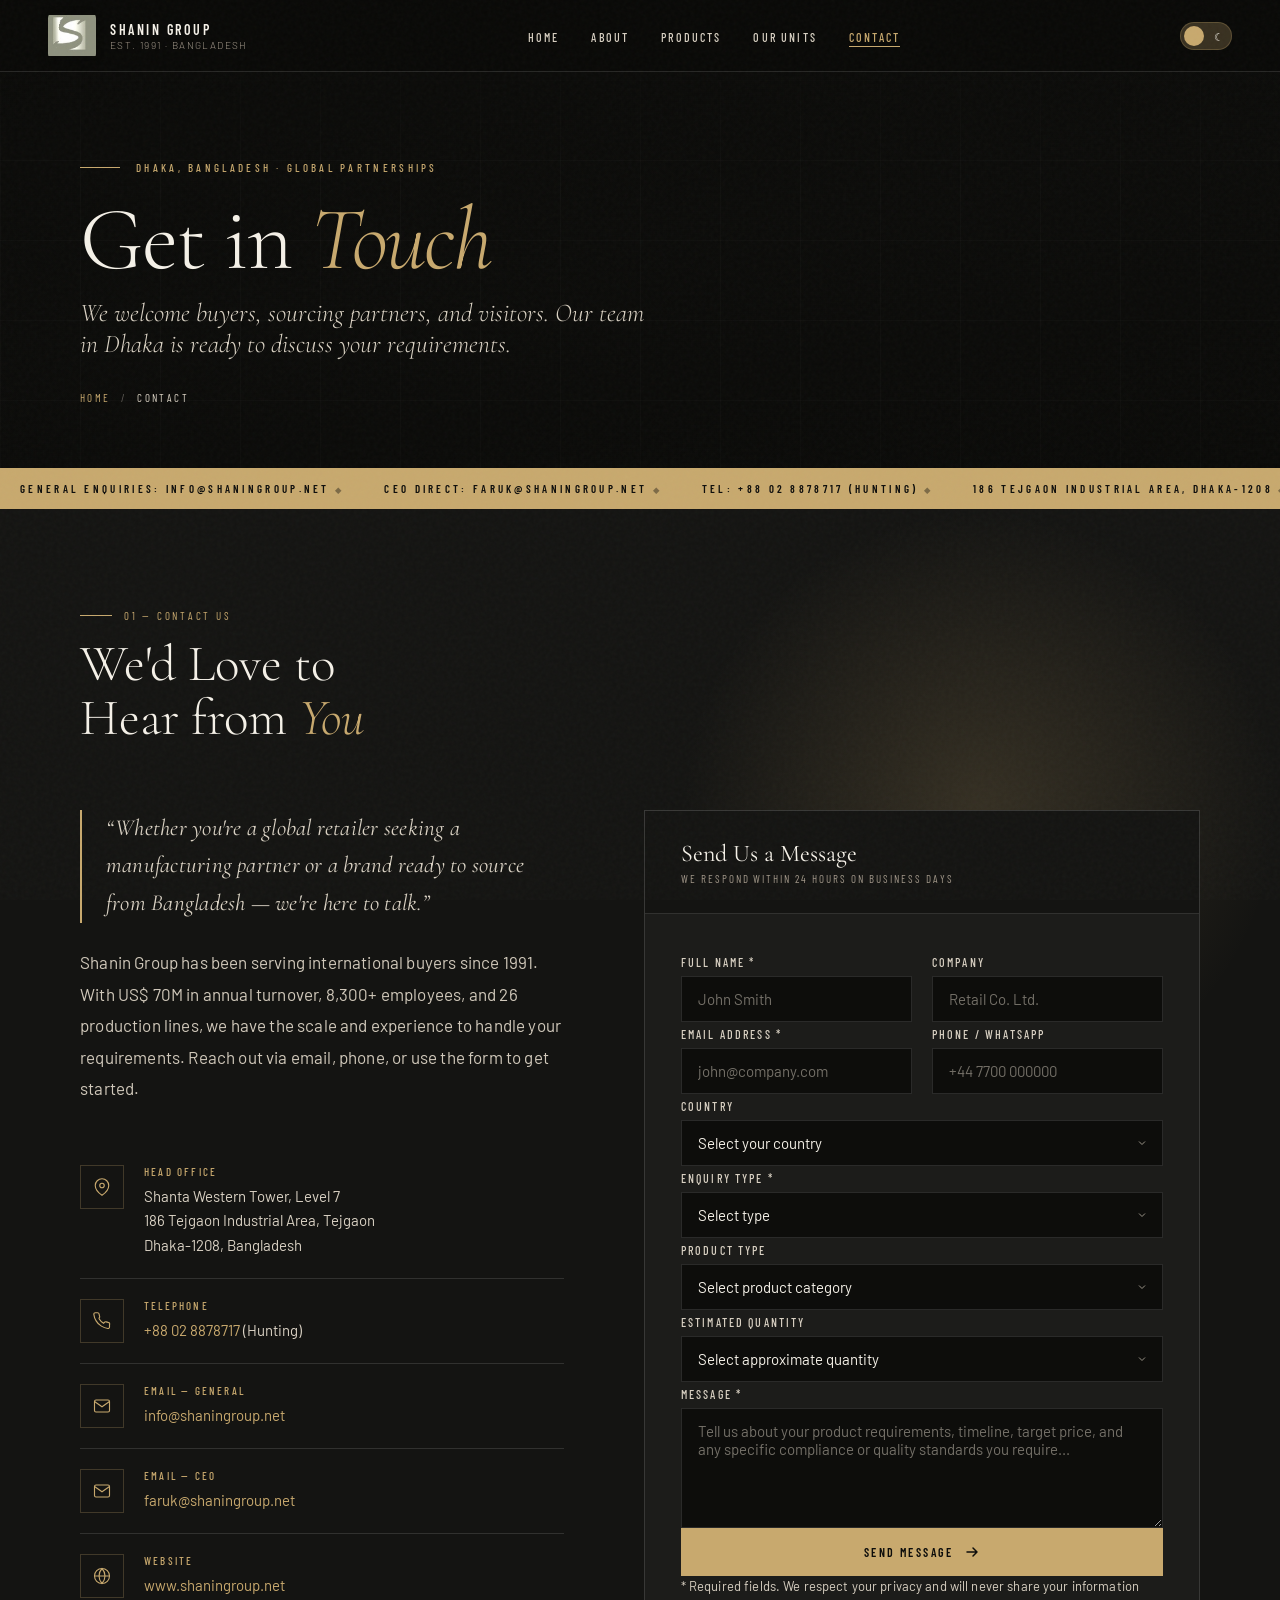
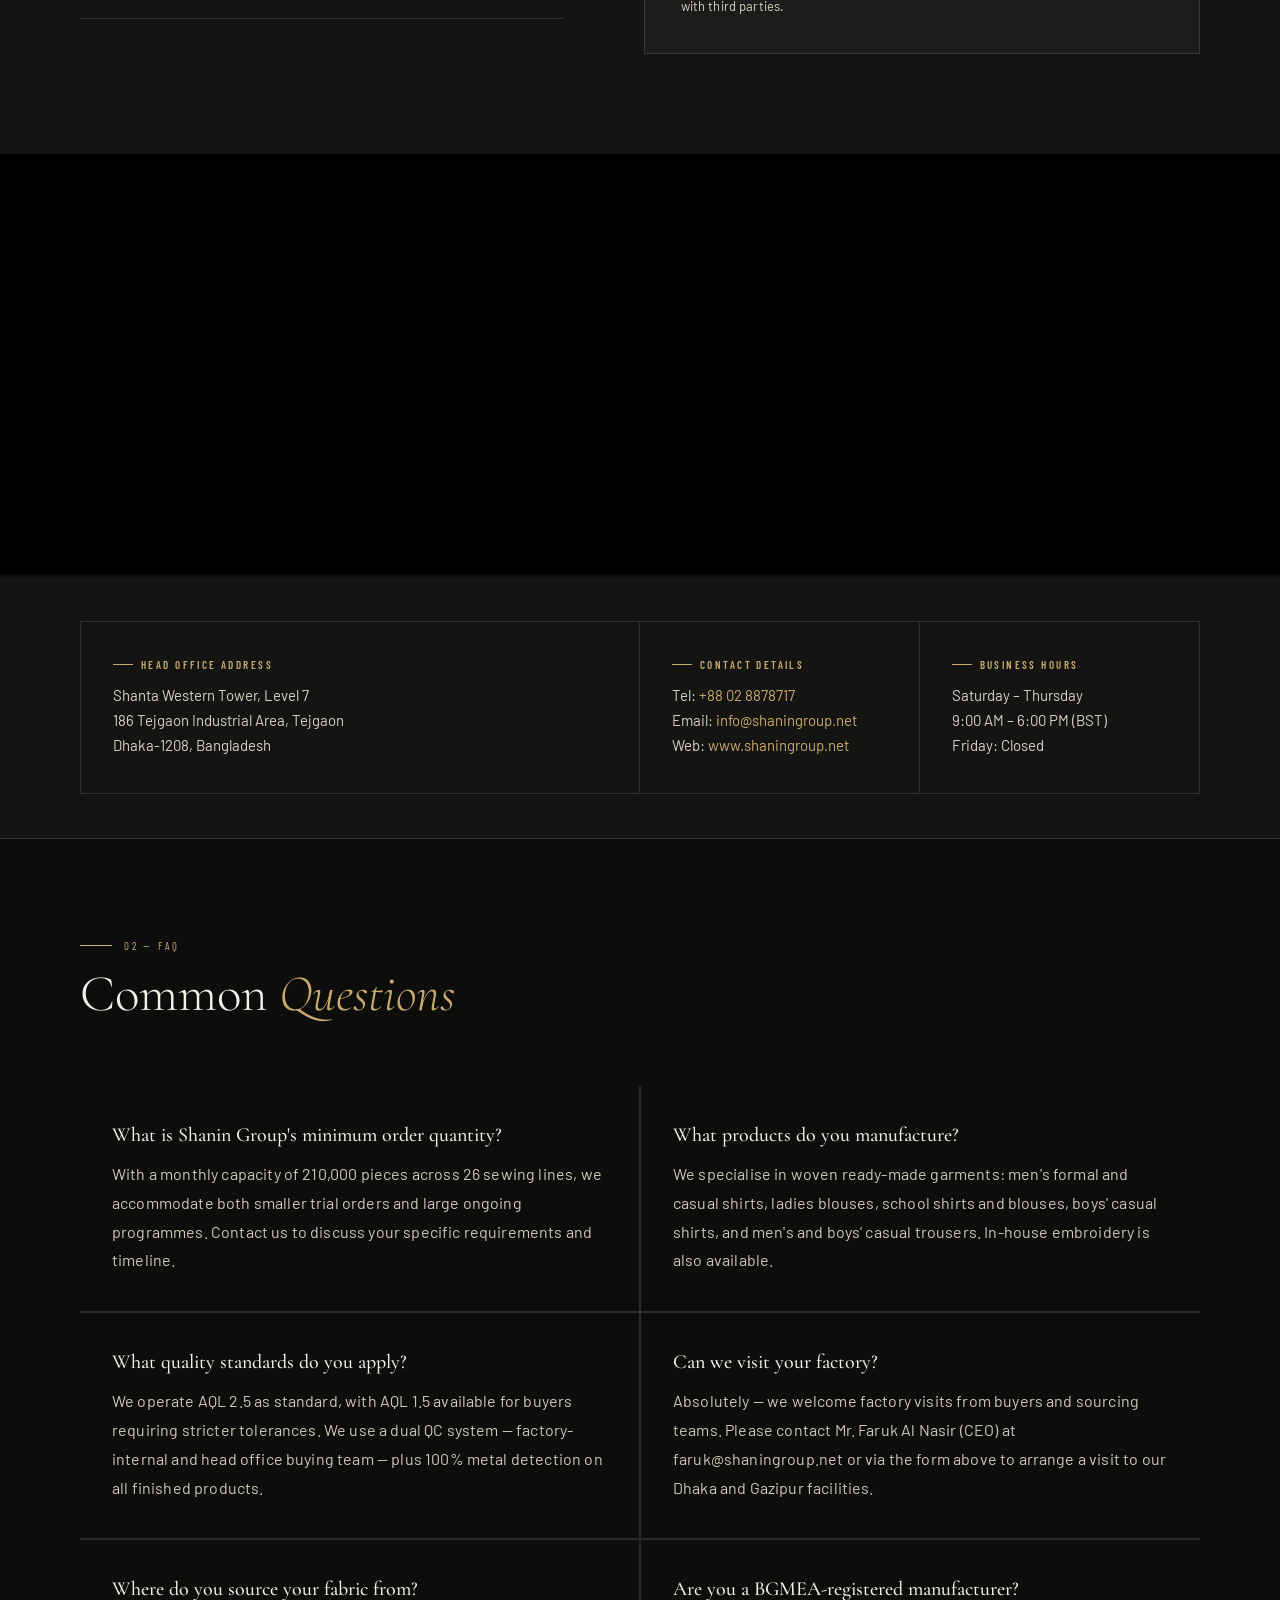
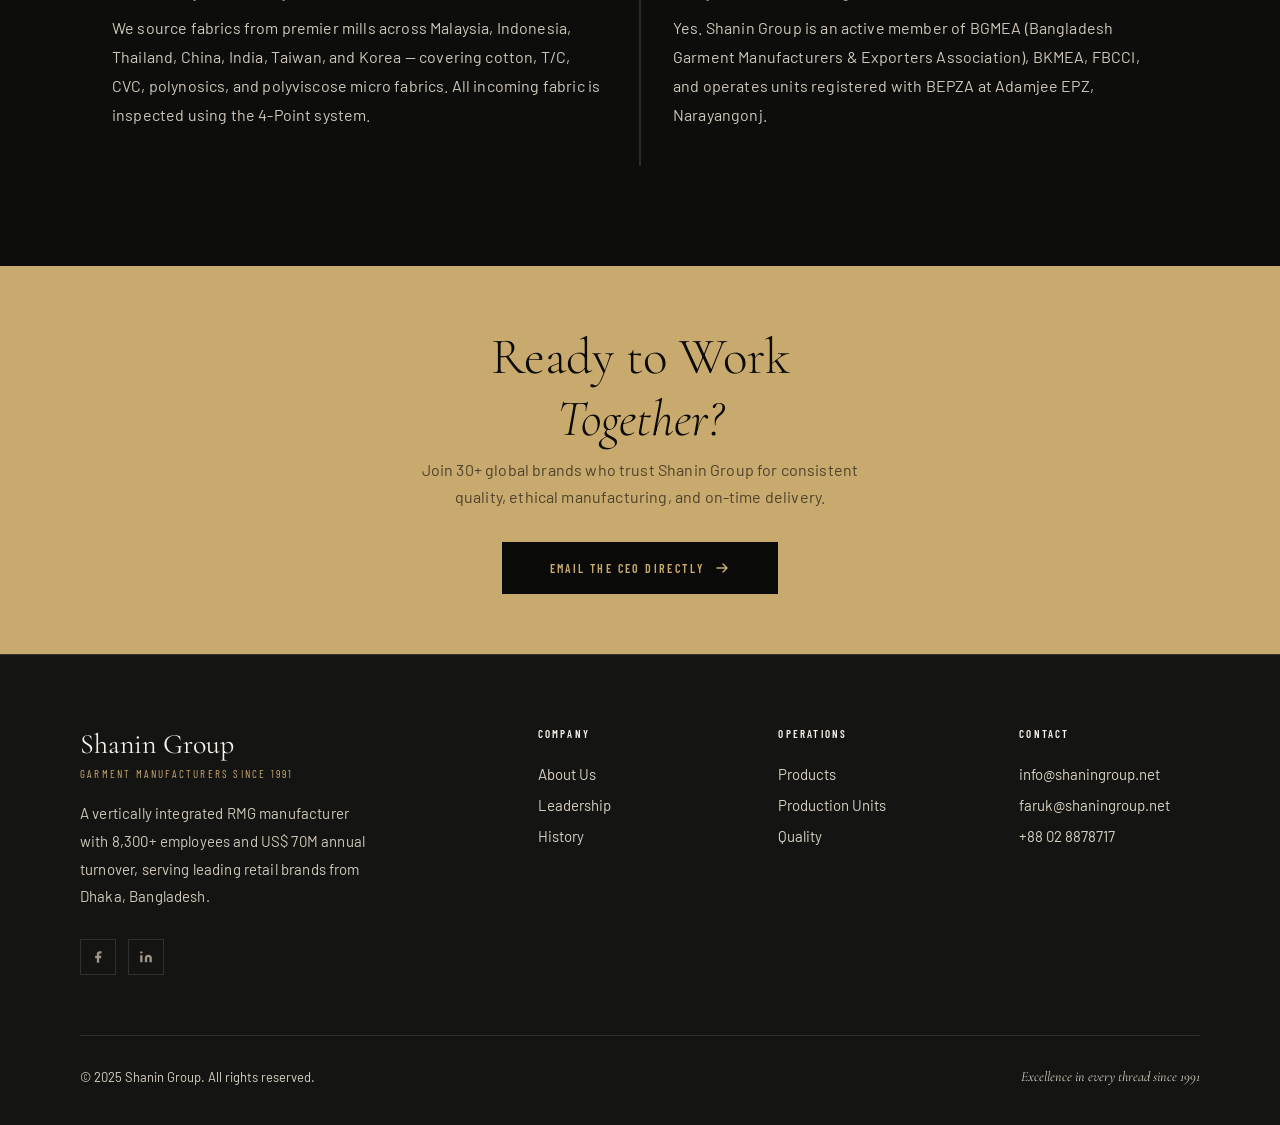
<file: contact.html>
<!DOCTYPE html>
<html lang="en" data-theme="dark">
<head>
<meta charset="UTF-8">
<meta name="viewport" content="width=device-width, initial-scale=1.0">
<title>Contact — Shanin Group | Get in Touch</title>
<link rel="preconnect" href="https://fonts.googleapis.com">
<link rel="preconnect" href="https://fonts.gstatic.com" crossorigin>
<link href="https://fonts.googleapis.com/css2?family=Cormorant+Garamond:ital,wght@0,300;0,400;0,500;0,600;0,700;1,300;1,400;1,500&family=Barlow:wght@300;400;500;600;700&family=Barlow+Condensed:wght@300;400;500;600;700&family=Bebas+Neue&display=swap" rel="stylesheet">
<style>
:root{--bg-primary:#0d0d0b;--bg-secondary:#141412;--bg-card:#1c1c1a;--bg-hover:#242422;--text-primary:#f5f1e8;--text-secondary:#d9d1c3;--text-body:#d0c8ba;--text-muted:#a09688;--accent:#c8a96e;--accent-light:#e2c990;--accent-dim:rgba(200,169,110,.12);--accent-glow:rgba(200,169,110,.18);--border:rgba(200,169,110,.25);--border-subtle:rgba(255,255,255,.12);--nav-bg:rgba(10,10,8,.94);--ease-out:cubic-bezier(.16,1,.3,1)}
[data-theme="light"]{--bg-primary:#fcfaf5;--bg-secondary:#f5f0e6;--bg-card:#fff;--bg-hover:#f5f0e8;--text-primary:#15120e;--text-secondary:#332b20;--text-body:#3e352a;--text-muted:#6a5e50;--accent:#8b6914;--accent-light:#a07c20;--accent-dim:rgba(139,105,20,.08);--accent-glow:rgba(139,105,20,.1);--border:rgba(139,105,20,.22);--border-subtle:rgba(0,0,0,.08);--nav-bg:rgba(250,248,243,.96)}
*,*::before,*::after{box-sizing:border-box;margin:0;padding:0}html{scroll-behavior:smooth}
body{font-family:'Barlow',-apple-system,sans-serif;background:var(--bg-primary);color:var(--text-primary);overflow-x:hidden;-webkit-font-smoothing:antialiased}
p{font-size:17px;font-weight:400;line-height:1.9;color:var(--text-body);letter-spacing:0.01em}
@media(min-width:1024px){p{font-size:18px}}
::selection{background:var(--accent);color:#0a0a08}img{max-width:100%;height:auto;display:block}
a{text-decoration:none;color:inherit;transition:color .25s,transform .25s}ul{list-style:none}
.container{max-width:1380px;margin:0 auto;padding:0 80px}
@media(max-width:900px){.container{padding:0 28px}}@media(max-width:480px){.container{padding:0 20px}}
body::before{content:'';position:fixed;inset:0;z-index:9999;pointer-events:none;opacity:.032;background-image:url("data:image/svg+xml,%3Csvg viewBox='0 0 256 256' xmlns='http://www.w3.org/2000/svg'%3E%3Cfilter id='noise'%3E%3CfeTurbulence type='fractalNoise' baseFrequency='0.9' numOctaves='4' stitchTiles='stitch'/%3E%3C/filter%3E%3Crect width='100%25' height='100%25' filter='url(%23noise)'/%3E%3C/svg%3E")}
.progress-bar{position:fixed;top:0;left:0;right:0;z-index:10002;height:2px;background:var(--accent);transform-origin:left;transform:scaleX(0);transition:transform .1s linear}
#preloader{position:fixed;inset:0;background:#0a0a08;z-index:10000;display:flex;align-items:center;justify-content:center;transition:opacity .6s ease,visibility .6s ease}
#preloader.hidden{opacity:0;visibility:hidden;pointer-events:none}
.preloader-inner{text-align:center}.preloader-lines{display:flex;gap:5px;justify-content:center;margin-bottom:28px}
.preloader-line{width:2px;height:36px;background:var(--accent);animation:preloaderPulse 1s infinite ease-in-out}
.preloader-line:nth-child(2){animation-delay:.15s}.preloader-line:nth-child(3){animation-delay:.3s}
@keyframes preloaderPulse{0%,100%{transform:scaleY(.3);opacity:.4}50%{transform:scaleY(1);opacity:1}}
.preloader-text{font-family:'Barlow Condensed',sans-serif;font-size:12px;font-weight:600;letter-spacing:.35em;text-transform:uppercase;color:var(--accent)}
.preloader-sub{font-family:'Cormorant Garamond',serif;font-size:13px;font-style:italic;color:#8a8278;margin-top:6px}
nav{position:fixed;top:0;left:0;right:0;z-index:500;height:72px;background:var(--nav-bg);backdrop-filter:blur(20px) saturate(1.5);-webkit-backdrop-filter:blur(20px) saturate(1.5);border-bottom:1px solid var(--border-subtle);transition:height .4s ease}
nav.scrolled{height:60px}
.nav-inner{max-width:1380px;margin:0 auto;padding:0 48px;height:100%;display:flex;align-items:center;justify-content:space-between}
@media(max-width:900px){.nav-inner{padding:0 20px}}
.nav-logo{display:flex;align-items:center;gap:14px}
.nav-logo-mark{width:38px;height:38px;border:1.5px solid var(--accent);display:flex;align-items:center;justify-content:center;font-family:'Cormorant Garamond',serif;font-size:15px;font-weight:600;color:var(--accent);transition:background .3s;flex-shrink:0}
.nav-logo-mark:hover{background:var(--accent-dim)}.nav-logo-img {
  width: 48px;
  height: 48px;
  object-fit: contain;
  flex-shrink: 0;
  border-radius: 6px;
  transition: transform 0.3s;
  box-shadow: 0 2px 8px rgba(0,0,0,.2);
}
.nav-logo-img:hover {
  transform: scale(1.05);
}

.nav-logo-text{font-family:'Barlow Condensed',sans-serif;font-size:14px;font-weight:600;letter-spacing:.18em;text-transform:uppercase;color:var(--text-primary)}
.nav-logo-sub{font-family:'Barlow',sans-serif;font-size:10px;font-weight:300;letter-spacing:.14em;text-transform:uppercase;color:var(--text-muted);margin-top:1px}
.nav-links{display:flex;align-items:center;gap:32px}
.nav-links a{font-family:'Barlow Condensed',sans-serif;font-size:12px;font-weight:500;letter-spacing:.18em;text-transform:uppercase;color:var(--text-secondary);position:relative}
.nav-links a::after{content:'';position:absolute;bottom:-3px;left:0;right:0;height:1px;background:var(--accent);transform:scaleX(0);transition:transform .3s ease}
.nav-links a:hover{color:var(--accent)}.nav-links a:hover::after,.nav-links a.active::after{transform:scaleX(1)}.nav-links a.active{color:var(--accent)}
.nav-actions{display:flex;align-items:center;gap:16px}
.theme-toggle{width:52px;height:28px;background:var(--border);border:1px solid var(--border);border-radius:14px;position:relative;cursor:pointer}
.theme-toggle::before{content:'';position:absolute;top:3px;left:3px;width:20px;height:20px;border-radius:50%;background:var(--accent);transition:transform .35s cubic-bezier(.34,1.56,.64,1)}
[data-theme="light"] .theme-toggle::before{transform:translateX(24px)}
.toggle-icon{position:absolute;top:50%;transform:translateY(-50%);font-size:11px;transition:opacity .3s;line-height:1}
.icon-moon{right:7px;opacity:1}.icon-sun{left:7px;opacity:0}
[data-theme="light"] .icon-moon{opacity:0}[data-theme="light"] .icon-sun{opacity:1}
.nav-menu-btn{display:none;flex-direction:column;gap:6px;background:none;border:none;cursor:pointer;padding:8px}
.nav-menu-btn span{display:block;width:24px;height:1.5px;background:var(--text-primary);transition:all .3s}
.nav-menu-btn.active span:nth-child(1){transform:rotate(45deg) translate(5px,5px)}.nav-menu-btn.active span:nth-child(2){opacity:0}.nav-menu-btn.active span:nth-child(3){transform:rotate(-45deg) translate(5px,-5px)}
@media(max-width:1024px){.nav-links{display:none}.nav-menu-btn{display:flex}}
.mobile-menu{position:fixed;inset:0;background:var(--bg-primary);z-index:499;display:flex;align-items:center;justify-content:center;opacity:0;visibility:hidden;transition:all .5s ease}
.mobile-menu.active{opacity:1;visibility:visible}
.mobile-menu-inner{display:flex;flex-direction:column;gap:10px;text-align:center}
.mobile-link{font-family:'Cormorant Garamond',serif;font-size:clamp(28px,7vw,44px);font-weight:400;color:var(--text-primary);opacity:0;transform:translateY(20px);transition:all .4s ease;display:flex;align-items:center;justify-content:center;gap:16px}
.mobile-menu.active .mobile-link{opacity:1;transform:translateY(0)}
.mobile-menu.active .mobile-link:nth-child(1){transition-delay:.05s}.mobile-menu.active .mobile-link:nth-child(2){transition-delay:.1s}.mobile-menu.active .mobile-link:nth-child(3){transition-delay:.15s}.mobile-menu.active .mobile-link:nth-child(4){transition-delay:.2s}.mobile-menu.active .mobile-link:nth-child(5){transition-delay:.25s}
.mobile-link:hover{color:var(--accent)}.mobile-link-num{font-family:'Barlow Condensed',sans-serif;font-size:14px;letter-spacing:.1em;color:var(--accent);opacity:.5}

.page-hero{min-height:52vh;position:relative;display:flex;align-items:flex-end;overflow:hidden}
.page-hero-bg{position:absolute;inset:0;background-size:cover;background-position:center;filter:brightness(.28) saturate(.5);transform:scale(1.04)}
[data-theme="light"] .page-hero-bg{filter:brightness(.5) saturate(.6)}
.page-hero-overlay{position:absolute;inset:0;background:linear-gradient(170deg,rgba(10,10,8,.88) 0%,rgba(10,10,8,.42) 50%,rgba(10,10,8,.95) 100%)}
[data-theme="light"] .page-hero-overlay{background:linear-gradient(170deg,rgba(250,248,243,.75) 0%,rgba(250,248,243,.25) 50%,rgba(250,248,243,.9) 100%)}
.page-hero-grid{position:absolute;inset:0;background-image:linear-gradient(var(--border-subtle) 1px,transparent 1px),linear-gradient(90deg,var(--border-subtle) 1px,transparent 1px);background-size:80px 80px;mask-image:linear-gradient(to bottom,transparent 0%,rgba(0,0,0,.18) 40%,rgba(0,0,0,.14) 100%);-webkit-mask-image:linear-gradient(to bottom,transparent 0%,rgba(0,0,0,.18) 40%,rgba(0,0,0,.14) 100%)}
.page-hero-content{position:relative;z-index:2;width:100%;padding:120px 80px 64px;max-width:1380px;margin:0 auto}
@media(max-width:900px){.page-hero-content{padding:100px 28px 48px}}
.page-hero-eyebrow{display:flex;align-items:center;gap:16px;margin-bottom:24px}
.page-hero-eyebrow-line{width:40px;height:1px;background:var(--accent)}
.page-hero-eyebrow span{font-family:'Barlow Condensed',sans-serif;font-size:11px;font-weight:500;letter-spacing:.3em;text-transform:uppercase;color:var(--accent)}
.page-hero-title{font-family:'Cormorant Garamond',serif;font-size:clamp(44px,7vw,108px);font-weight:300;line-height:.93;letter-spacing:-.02em;color:var(--text-primary)}
.page-hero-title em{font-style:italic;color:var(--accent)}
.page-hero-sub{font-family:'Cormorant Garamond',serif;font-size:clamp(16px,2vw,26px);font-weight:300;font-style:italic;color:var(--text-secondary);margin-top:16px;max-width:580px}
.page-hero-breadcrumb{margin-top:32px;font-family:'Barlow Condensed',sans-serif;font-size:11px;letter-spacing:.22em;text-transform:uppercase;color:var(--text-secondary);display:flex;align-items:center;gap:10px}
.page-hero-breadcrumb a{color:var(--accent)}.page-hero-breadcrumb span{opacity:.4}

section{position:relative}
.section-header{margin-bottom:64px}
@media(max-width:640px){.section-header{margin-bottom:44px}}
.section-num{font-family:'Barlow Condensed',sans-serif;font-size:11px;font-weight:400;letter-spacing:.25em;text-transform:uppercase;color:var(--accent);margin-bottom:16px;display:flex;align-items:center;gap:12px}
.section-num::before{content:'';width:32px;height:1px;background:var(--accent)}
.section-title{font-family:'Cormorant Garamond',serif;font-size:clamp(34px,4vw,66px);font-weight:300;line-height:1.05;color:var(--text-primary)}
.section-title em{font-style:italic;color:var(--accent)}
.btn-primary{font-family:'Barlow Condensed',sans-serif;font-size:12px;font-weight:600;letter-spacing:.2em;text-transform:uppercase;color:var(--bg-primary);background:var(--accent);border:none;padding:16px 36px;cursor:pointer;display:inline-flex;align-items:center;gap:10px;transition:all .3s;width:100%;justify-content:center}
.btn-primary:hover{background:var(--accent-light);transform:translateY(-2px)}
.btn-primary svg{transition:transform .3s}.btn-primary:hover svg{transform:translateX(4px)}
.reveal{opacity:0;transform:translateY(36px);transition:opacity .8s ease,transform .8s ease}
.reveal.visible{opacity:1;transform:translateY(0)}
.reveal-d1{transition-delay:.1s}.reveal-d2{transition-delay:.2s}.reveal-d3{transition-delay:.3s}
.marquee-strip{background:var(--accent);padding:14px 0;overflow:hidden}
.marquee-track{display:flex;animation:marquee 36s linear infinite;width:max-content}
.marquee-item{font-family:'Barlow Condensed',sans-serif;font-size:11px;font-weight:600;letter-spacing:.3em;text-transform:uppercase;color:var(--bg-primary);white-space:nowrap;padding:0 20px}
.marquee-sep{opacity:.4;font-size:8px}
@keyframes marquee{from{transform:translateX(0)}to{transform:translateX(-50%)}}

/* ===== CONTACT MAIN ===== */
.contact-main{padding:100px 0;background:var(--bg-secondary);position:relative}
.contact-glow{position:absolute;top:0;right:0;width:600px;height:600px;background:radial-gradient(ellipse,var(--accent-glow) 0%,transparent 70%);pointer-events:none}
.contact-grid{display:grid;grid-template-columns:1fr 1.15fr;gap:80px;align-items:start;position:relative;z-index:1}
@media(max-width:900px){.contact-grid{grid-template-columns:1fr;gap:48px}}

/* Info Side */
.contact-intro{font-family:'Cormorant Garamond',serif;font-size:clamp(18px,2vw,23px);font-weight:400;font-style:italic;line-height:1.65;color:var(--text-secondary);margin-bottom:24px;padding-left:24px;border-left:2px solid var(--accent)}
.contact-intro-text{font-size:16px;font-weight:400;line-height:1.85;color:var(--text-body);margin-bottom:40px}
@media(min-width:1024px){.contact-intro-text{font-size:17px}}

.contact-items{display:flex;flex-direction:column}
.c-item{display:flex;gap:20px;align-items:flex-start;padding:20px 0;border-bottom:1px solid var(--border-subtle);transition:padding .2s}
.c-item:hover{padding-left:8px}
.c-icon{width:44px;height:44px;flex-shrink:0;border:1px solid var(--border);display:flex;align-items:center;justify-content:center;color:var(--accent);transition:background .25s,border-color .25s}
.c-icon svg{width:18px;height:18px}
.c-item:hover .c-icon{background:var(--accent-dim);border-color:var(--accent)}
.c-label{font-family:'Barlow Condensed',sans-serif;font-size:11px;font-weight:500;letter-spacing:.2em;text-transform:uppercase;color:var(--accent);margin-bottom:6px}
.c-val{font-size:15px;font-weight:400;color:var(--text-secondary);line-height:1.65}
.c-val a{color:var(--accent);transition:opacity .2s}.c-val a:hover{opacity:.75}

/* Divider */
.contact-divider{margin:40px 0;display:flex;align-items:center;gap:20px}
.cdiv-line{flex:1;height:1px;background:var(--border-subtle)}
.cdiv-text{font-family:'Barlow Condensed',sans-serif;font-size:11px;letter-spacing:.2em;text-transform:uppercase;color:var(--text-muted)}

/* Key People */
.key-people{display:grid;grid-template-columns:1fr 1fr;gap:1px;background:var(--border-subtle)}
.kp-card{background:var(--bg-secondary);padding:24px;transition:background .25s;position:relative}
.kp-card:hover{background:var(--bg-card)}
.kp-card::before{content:'';position:absolute;bottom:0;left:0;width:0;height:2px;background:var(--accent);transition:width .4s}
.kp-card:hover::before{width:100%}
.kp-avatar{width:44px;height:44px;background:var(--accent-glow);border:1px solid var(--border);display:flex;align-items:center;justify-content:center;font-family:'Cormorant Garamond',serif;font-size:16px;color:var(--accent);margin-bottom:14px}
.kp-card:first-child .kp-avatar{width:56px;height:56px}
.kp-name{font-family:'Cormorant Garamond',serif;font-size:18px;font-weight:500;color:var(--text-primary);margin-bottom:4px}
.kp-role{font-family:'Barlow Condensed',sans-serif;font-size:10px;letter-spacing:2px;text-transform:uppercase;color:var(--accent);margin-bottom:10px}
.kp-contact{font-size:14px;font-weight:400;color:var(--text-secondary);line-height:1.6}
.kp-contact a{color:var(--accent);transition:opacity .2s}.kp-contact a:hover{opacity:.75}

/* Form Side */
.contact-form-wrap{background:var(--bg-card);border:1px solid var(--border-subtle);overflow:hidden}
.form-header{padding:28px 36px;border-bottom:1px solid var(--border-subtle);background:var(--bg-secondary)}
@media(max-width:540px){.form-header{padding:20px 24px}}
.form-header-title{font-family:'Cormorant Garamond',serif;font-size:24px;font-weight:400;color:var(--text-primary);margin-bottom:4px}
.form-header-sub{font-family:'Barlow Condensed',sans-serif;font-size:11px;font-weight:400;letter-spacing:.18em;text-transform:uppercase;color:var(--text-muted)}
.form-body{padding:36px;display:flex;flex-direction:column;gap:20px}
@media(max-width:540px){.form-body{padding:24px}}
.form-row{display:grid;grid-template-columns:1fr 1fr;gap:20px}
@media(max-width:540px){.form-row{grid-template-columns:1fr}}
.form-group{display:flex;flex-direction:column;gap:7px}
.form-group label{font-family:'Barlow Condensed',sans-serif;font-size:12px;font-weight:500;letter-spacing:.18em;text-transform:uppercase;padding-top: 5px;color:var(--text-secondary)}
.form-group input,.form-group select,.form-group textarea{width:100%;padding:13px 16px;border:1px solid var(--border-subtle);background:var(--bg-primary);color:var(--text-primary);font-family:'Barlow',sans-serif;font-size:15px;outline:none;transition:border-color .3s,box-shadow .3s;-webkit-appearance:none}
.form-group input:focus,.form-group select:focus,.form-group textarea:focus{border-color:var(--accent);box-shadow:0 0 0 3px var(--accent-dim)}
.form-group textarea{resize:vertical;min-height:120px}
.form-group select{appearance:none;background-image:url("data:image/svg+xml,%3Csvg xmlns='http://www.w3.org/2000/svg' width='12' height='12' viewBox='0 0 24 24' fill='none' stroke='%239a9488' stroke-width='2'%3E%3Cpath d='M6 9l6 6 6-6'/%3E%3C/svg%3E");background-repeat:no-repeat;background-position:right 14px center;padding-right:36px}
.form-group input::placeholder,.form-group textarea::placeholder{color:var(--text-secondary);opacity:.5}
.form-group select option{background:var(--bg-card);color:var(--text-primary)}
.form-submit{display:flex;gap:16px;align-items:center;flex-wrap:wrap}
.form-submit .btn-primary{flex:1;min-width:200px;width:auto;justify-content:center}
.form-note{font-size:13px;font-weight:400;color:var(--text-secondary);line-height:1.6}
.success-msg{display:none;padding:16px 24px;background:rgba(74,158,74,.12);border:1px solid rgba(74,158,74,.3);color:#4a9e4a;font-size:14px;font-weight:500;font-family:'Barlow Condensed',sans-serif;letter-spacing:.1em;text-transform:uppercase}

/* ===== MAP + ADDRESS ===== */
.location-section{padding:0}
.map-embed{width:100%;height:420px;background:var(--bg-card);border:none;filter:grayscale(1) brightness(.4) contrast(1.2);transition:filter .4s}
[data-theme="light"] .map-embed{filter:grayscale(1) brightness(.85) contrast(1.1)}
.map-embed:hover{filter:grayscale(0) brightness(1) contrast(1)}
.address-bar{background:var(--bg-secondary);padding:44px 0;border-bottom:1px solid var(--border-subtle)}
.address-bar-inner{display:grid;grid-template-columns:2fr 1fr 1fr;gap:0;border:1px solid var(--border-subtle);overflow:hidden}
@media(max-width:900px){.address-bar-inner{grid-template-columns:1fr;border:none;gap:2px;background:var(--border-subtle)}}
.addr-col{padding:36px 32px;border-right:1px solid var(--border-subtle);transition:background .25s}
.addr-col:last-child{border-right:none}
.addr-col:hover{background:var(--bg-card)}
@media(max-width:900px){.addr-col{background:var(--bg-secondary);border-right:none}}
.addr-label{font-family:'Barlow Condensed',sans-serif;font-size:11px;font-weight:600;letter-spacing:.22em;text-transform:uppercase;color:var(--accent);margin-bottom:12px;display:flex;align-items:center;gap:8px}
.addr-label::before{content:'';width:20px;height:1px;background:var(--accent)}
.addr-val{font-size:15px;font-weight:400;color:var(--text-secondary);line-height:1.65}
.addr-val a{color:var(--accent);transition:opacity .2s}.addr-val a:hover{opacity:.75}

/* ===== FAQ ===== */
.faq-section{padding:100px 0;background:var(--bg-primary)}
.faq-grid{display:grid;grid-template-columns:1fr 1fr;gap:2px;background:var(--border-subtle);margin-top:0}
@media(max-width:640px){.faq-grid{grid-template-columns:1fr}}
.faq-item{background:var(--bg-primary);padding:36px 32px;transition:background .25s;cursor:default;position:relative;overflow:hidden}
.faq-item::after{content:'';position:absolute;top:0;left:0;right:0;height:2px;background:var(--accent);transform:scaleX(0);transform-origin:left;transition:transform .4s}
.faq-item:hover::after{transform:scaleX(1)}.faq-item:hover{background:var(--bg-card)}
.faq-q{font-family:'Cormorant Garamond',serif;font-size:20px;font-weight:500;color:var(--text-primary);margin-bottom:12px;line-height:1.3}
.faq-a{font-size:15px;font-weight:400;color:var(--text-body);line-height:1.8}
@media(min-width:1024px){.faq-a{font-size:16px}}

/* ===== CTA STRIP ===== */
.cta-strip{background:var(--accent);padding:60px 0;text-align:center}
.cta-strip h2{font-family:'Cormorant Garamond',serif;font-size:clamp(28px,4vw,56px);font-weight:300;color:#0a0a08;margin-bottom:6px}
.cta-strip h2 em{font-style:italic}
.cta-strip p{font-size:16px;font-weight:400;color:rgba(10,10,8,.65);margin-bottom:32px;max-width:480px;margin-left:auto;margin-right:auto;line-height:1.7}
.cta-strip .btn-dark{background:#0a0a08;color:var(--accent);padding:18px 48px;font-family:'Barlow Condensed',sans-serif;font-size:12px;letter-spacing:.2em;text-transform:uppercase;font-weight:600;display:inline-flex;align-items:center;gap:10px;transition:all .3s;border:none;cursor:pointer}
.cta-strip .btn-dark:hover{opacity:.88;transform:translateY(-2px)}

/* FOOTER */
footer{background:var(--bg-secondary);padding:72px 0 40px;border-top:1px solid var(--border-subtle)}
.footer-inner{display:grid;grid-template-columns:2.2fr 1fr 1fr 1fr;gap:60px;margin-bottom:60px}
@media(max-width:900px){.footer-inner{grid-template-columns:1fr 1fr;gap:40px}}@media(max-width:540px){.footer-inner{grid-template-columns:1fr}}
.footer-brand-name{font-family:'Cormorant Garamond',serif;font-size:28px;font-weight:400;color:var(--text-primary);margin-bottom:6px}
.footer-brand-tag{font-family:'Barlow Condensed',sans-serif;font-size:11px;letter-spacing:.2em;text-transform:uppercase;color:var(--accent);margin-bottom:20px}
.footer-brand-desc{font-size:15px;font-weight:400;color:var(--text-body);line-height:1.85;max-width:290px;margin-bottom:28px}
.footer-social{display:flex;gap:12px}
.social-link{width:36px;height:36px;border:1px solid var(--border-subtle);display:flex;align-items:center;justify-content:center;color:var(--text-muted);transition:all .25s}
.social-link svg{width:14px;height:14px}.social-link:hover{background:var(--accent);border-color:var(--accent);color:var(--bg-primary)}
.footer-col-title{font-family:'Barlow Condensed',sans-serif;font-size:11px;font-weight:600;letter-spacing:.2em;text-transform:uppercase;color:var(--text-primary);margin-bottom:24px}
.footer-links li{margin-bottom:12px}.footer-links a{font-size:15px;font-weight:400;color:var(--text-secondary);transition:color .25s}.footer-links a:hover{color:var(--accent)}
.footer-bottom{display:flex;align-items:center;justify-content:space-between;padding-top:32px;border-top:1px solid var(--border-subtle)}
.footer-copy{font-size:13px;color:var(--text-secondary)}.footer-est{font-family:'Cormorant Garamond',serif;font-size:14px;font-style:italic;color:var(--text-secondary)}
@media(max-width:540px){.footer-bottom{flex-direction:column;gap:12px;text-align:center}}
.back-to-top{position:fixed;bottom:32px;right:32px;width:44px;height:44px;background:var(--accent);color:var(--bg-primary);border:none;cursor:pointer;display:flex;align-items:center;justify-content:center;z-index:100;opacity:0;visibility:hidden;transform:translateY(16px);transition:all .3s}
.back-to-top.visible{opacity:1;visibility:visible;transform:translateY(0)}.back-to-top:hover{transform:translateY(-3px)}.back-to-top svg{width:18px;height:18px}
</style>
</head>
<body>
<div id="preloader"><div class="preloader-inner"><div class="preloader-lines"><div class="preloader-line"></div><div class="preloader-line"></div><div class="preloader-line"></div></div><div class="preloader-text">SHANIN GROUP</div><div class="preloader-sub">Get in Touch</div></div></div>
<div class="progress-bar" id="progressBar"></div>

<nav id="mainNav">
  <div class="nav-inner">
    <a href="index.html" class="nav-logo"><img src="logo.png" alt="Shanin Group Logo" class="nav-logo-img"><div><div class="nav-logo-text">Shanin Group</div><div class="nav-logo-sub">Est. 1991 &middot; Bangladesh</div></div></a>
    <ul class="nav-links">
      <li><a href="index.html">Home</a></li><li><a href="about.html">About</a></li><li><a href="products.html">Products</a></li><li><a href="production-units.html">Our Units</a></li><li><a href="contact.html" class="active">Contact</a></li>
    </ul>
    <div class="nav-actions">
      <div class="theme-toggle" id="themeToggle"><span class="toggle-icon icon-moon">&#9790;</span><span class="toggle-icon icon-sun">&#9728;</span></div>
      <button class="nav-menu-btn" id="menuBtn"><span></span><span></span><span></span></button>
    </div>
  </div>
</nav>
<div class="mobile-menu" id="mobileMenu">
  <div class="mobile-menu-inner">
    <a href="index.html" class="mobile-link"><span class="mobile-link-num">01</span>Home</a>
    <a href="about.html" class="mobile-link"><span class="mobile-link-num">02</span>About</a>
    <a href="products.html" class="mobile-link"><span class="mobile-link-num">03</span>Products</a>
    <a href="production-units.html" class="mobile-link"><span class="mobile-link-num">04</span>Our Units</a>
    <a href="contact.html" class="mobile-link"><span class="mobile-link-num">05</span>Contact</a>
  </div>
</div>

<!-- Hero -->
<section class="page-hero">
  <div class="page-hero-bg" style="background-image:url('https://images.unsplash.com/photo-1497366216548-37526070297c?w=1600&q=80')"></div>
  <div class="page-hero-overlay"></div>
  <div class="page-hero-grid"></div>
  <div class="page-hero-content">
    <div class="page-hero-eyebrow"><div class="page-hero-eyebrow-line"></div><span>Dhaka, Bangladesh &middot; Global Partnerships</span></div>
    <h1 class="page-hero-title">Get in <em>Touch</em></h1>
    <div class="page-hero-sub">We welcome buyers, sourcing partners, and visitors. Our team in Dhaka is ready to discuss your requirements.</div>
    <div class="page-hero-breadcrumb"><a href="index.html">Home</a><span>/</span>Contact</div>
  </div>
</section>

<!-- Marquee -->
<div class="marquee-strip"><div class="marquee-track">
  <div class="marquee-item">General Enquiries: info@shaningroup.net <span class="marquee-sep">&#9670;</span></div>
  <div class="marquee-item">CEO Direct: faruk@shaningroup.net <span class="marquee-sep">&#9670;</span></div>
  <div class="marquee-item">Tel: +88 02 8878717 (Hunting) <span class="marquee-sep">&#9670;</span></div>
  <div class="marquee-item">186 Tejgaon Industrial Area, Dhaka-1208 <span class="marquee-sep">&#9670;</span></div>
  <div class="marquee-item">Factory Visits Welcome <span class="marquee-sep">&#9670;</span></div>
  <div class="marquee-item">www.shaningroup.net <span class="marquee-sep">&#9670;</span></div>
  <div class="marquee-item">General Enquiries: info@shaningroup.net <span class="marquee-sep">&#9670;</span></div>
  <div class="marquee-item">CEO Direct: faruk@shaningroup.net <span class="marquee-sep">&#9670;</span></div>
  <div class="marquee-item">Tel: +88 02 8878717 (Hunting) <span class="marquee-sep">&#9670;</span></div>
  <div class="marquee-item">186 Tejgaon Industrial Area, Dhaka-1208 <span class="marquee-sep">&#9670;</span></div>
  <div class="marquee-item">Factory Visits Welcome <span class="marquee-sep">&#9670;</span></div>
  <div class="marquee-item">www.shaningroup.net <span class="marquee-sep">&#9670;</span></div>
</div></div>

<!-- Contact Main -->
<section class="contact-main" id="contact">
  <div class="contact-glow"></div>
  <div class="container">
    <div class="section-header reveal">
      <div class="section-num">01 &mdash; Contact Us</div>
      <h2 class="section-title">We'd Love to<br>Hear from <em>You</em></h2>
    </div>
    <div class="contact-grid">
      <!-- Info -->
      <div>
        <p class="contact-intro reveal reveal-d1">&ldquo;Whether you're a global retailer seeking a manufacturing partner or a brand ready to source from Bangladesh &mdash; we're here to talk.&rdquo;</p>
        <p class="contact-intro-text reveal reveal-d2">Shanin Group has been serving international buyers since 1991. With US$ 70M in annual turnover, 8,300+ employees, and 26 production lines, we have the scale and experience to handle your requirements. Reach out via email, phone, or use the form to get started.</p>

        <div class="contact-items reveal reveal-d3">
          <div class="c-item">
            <div class="c-icon">
              <svg viewBox="0 0 24 24" fill="none" stroke="currentColor" stroke-width="1.5"><path d="M21 10c0 7-9 13-9 13s-9-6-9-13a9 9 0 0 1 18 0z"/><circle cx="12" cy="10" r="3"/></svg>
            </div>
            <div>
              <div class="c-label">Head Office</div>
              <div class="c-val">Shanta Western Tower, Level 7<br>186 Tejgaon Industrial Area, Tejgaon<br>Dhaka-1208, Bangladesh</div>
            </div>
          </div>
          <div class="c-item">
            <div class="c-icon">
              <svg viewBox="0 0 24 24" fill="none" stroke="currentColor" stroke-width="1.5"><path d="M22 16.92v3a2 2 0 0 1-2.18 2 19.79 19.79 0 0 1-8.63-3.07A19.5 19.5 0 0 1 4.19 11.8 19.79 19.79 0 0 1 1.12 3.13 2 2 0 0 1 3.11 1h3a2 2 0 0 1 2 1.72c.127.96.36 1.9.7 2.81a2 2 0 0 1-.45 2.11L8.09 8.91a16 16 0 0 0 6 6l1.27-1.27a2 2 0 0 1 2.11-.45c.91.34 1.85.57 2.81.7A2 2 0 0 1 22 16.92z"/></svg>
            </div>
            <div>
              <div class="c-label">Telephone</div>
              <div class="c-val"><a href="tel:+8802 8878717">+88 02 8878717</a> (Hunting)</div>
            </div>
          </div>
          <div class="c-item">
            <div class="c-icon">
              <svg viewBox="0 0 24 24" fill="none" stroke="currentColor" stroke-width="1.5"><path d="M4 4h16c1.1 0 2 .9 2 2v12c0 1.1-.9 2-2 2H4c-1.1 0-2-.9-2-2V6c0-1.1.9-2 2-2z"/><polyline points="22,6 12,13 2,6"/></svg>
            </div>
            <div>
              <div class="c-label">Email &mdash; General</div>
              <div class="c-val"><a href="mailto:info@shaningroup.net">info@shaningroup.net</a></div>
            </div>
          </div>
          <div class="c-item">
            <div class="c-icon">
              <svg viewBox="0 0 24 24" fill="none" stroke="currentColor" stroke-width="1.5"><path d="M4 4h16c1.1 0 2 .9 2 2v12c0 1.1-.9 2-2 2H4c-1.1 0-2-.9-2-2V6c0-1.1.9-2 2-2z"/><polyline points="22,6 12,13 2,6"/></svg>
            </div>
            <div>
              <div class="c-label">Email &mdash; CEO</div>
              <div class="c-val"><a href="mailto:faruk@shaningroup.net">faruk@shaningroup.net</a></div>
            </div>
          </div>
          <div class="c-item">
            <div class="c-icon">
              <svg viewBox="0 0 24 24" fill="none" stroke="currentColor" stroke-width="1.5"><circle cx="12" cy="12" r="10"/><path d="M2 12h20M12 2a15.3 15.3 0 0 1 4 10 15.3 15.3 0 0 1-4 10 15.3 15.3 0 0 1-4-10 15.3 15.3 0 0 1 4-10z"/></svg>
            </div>
            <div>
              <div class="c-label">Website</div>
              <div class="c-val"><a href="http://www.shaningroup.net" target="_blank" rel="noopener">www.shaningroup.net</a></div>
            </div>
          </div>
        </div>

        <!--<div class="contact-divider reveal">
          <div class="cdiv-line"></div>
          <div class="cdiv-text">Key Contacts</div>
          <div class="cdiv-line"></div>
        </div>

        <div class="key-people reveal reveal-d1">
          <div class="kp-card">
            <div class="kp-avatar" style="padding:0;overflow:hidden;border:none;background:transparent">
              <img src="ceo-portrait.jpg" alt="Faruk Al Nasir" style="width:100%;height:100%;object-fit:cover;object-position:center top">
            </div>
            <div class="kp-name">Faruk Al Nasir</div>
            <div class="kp-role">Chairman &amp; CEO</div>
            <div class="kp-contact">
              <a href="mailto:faruk@shaningroup.net">faruk@shaningroup.net</a><br>
              <a href="tel:+8802 8878717">+88 02 8878717</a>
            </div>
          </div>
          <div class="kp-card">
            <div class="kp-avatar">SG</div>
            <div class="kp-name">General Enquiries</div>
            <div class="kp-role">Sales &amp; Sourcing</div>
            <div class="kp-contact">
              <a href="mailto:info@shaningroup.net">info@shaningroup.net</a><br>
              <a href="tel:+8802 8878717">+88 02 8878717</a>
            </div>
          </div>
        </div> -->

      </div>

      <!-- Form -->
      <div class="contact-form-wrap reveal reveal-d1">
        <div class="form-header">
          <div class="form-header-title">Send Us a Message</div>
          <div class="form-header-sub">We respond within 24 hours on business days</div>
        </div>
        <div class="form-body">
          <div id="successMsg" class="success-msg">&#10003; &nbsp; Your message has been sent! We'll be in touch within 24 hours.</div>
          <form id="contactForm" novalidate>
            <div class="form-row">
              <div class="form-group">
                <label for="fname">Full Name *</label>
                <input type="text" id="fname" name="fname" placeholder="John Smith" required>
              </div>
              <div class="form-group">
                <label for="fcompany">Company</label>
                <input type="text" id="fcompany" name="fcompany" placeholder="Retail Co. Ltd.">
              </div>
            </div>
            <div class="form-row">
              <div class="form-group">
                <label for="femail">Email Address *</label>
                <input type="email" id="femail" name="femail" placeholder="john@company.com" required>
              </div>
              <div class="form-group">
                <label for="fphone">Phone / WhatsApp</label>
                <input type="tel" id="fphone" name="fphone" placeholder="+44 7700 000000">
              </div>
            </div>
            <div class="form-group">
              <label for="fcountry">Country</label>
              <select id="fcountry" name="fcountry">
                <option value="">Select your country</option>
                <option>United Kingdom</option>
                <option>Germany</option>
                <option>Netherlands</option>
                <option>Denmark</option>
                <option>Sweden</option>
                <option>Italy</option>
                <option>USA</option>
                <option>Argentina</option>
                <option>India</option>
                <option>Other</option>
              </select>
            </div>
            <div class="form-group">
              <label for="fsubject">Enquiry Type *</label>
              <select id="fsubject" name="fsubject" required>
                <option value="">Select type</option>
                <option value="partnership">Manufacturing Partnership</option>
                <option value="quote">Request a Quote / Price</option>
                <option value="sourcing">Sourcing Discussion</option>
                <option value="visit">Factory Visit Request</option>
                <option value="sample">Sample Request</option>
                <option value="general">General Enquiry</option>
              </select>
            </div>
            <div class="form-group">
              <label for="fproduct">Product Type</label>
              <select id="fproduct" name="fproduct">
                <option value="">Select product category</option>
                <option>Men's Formal Shirts</option>
                <option>Men's Casual Shirts</option>
                <option>Ladies Blouses</option>
                <option>School Shirts &amp; Blouses</option>
                <option>Boys' Casual Shirts</option>
                <option>Casual Trousers</option>
                <option>Multiple Categories</option>
                <option>Other</option>
              </select>
            </div>
            <div class="form-group">
              <label for="fqty">Estimated Quantity</label>
              <select id="fqty" name="fqty">
                <option value="">Select approximate quantity</option>
                <option>Under 5,000 pcs</option>
                <option>5,000 – 20,000 pcs</option>
                <option>20,000 – 50,000 pcs</option>
                <option>50,000 – 100,000 pcs</option>
                <option>100,000 – 210,000 pcs</option>
                <option>Over 210,000 pcs / Ongoing</option>
              </select>
            </div>
            <div class="form-group">
              <label for="fmessage">Message *</label>
              <textarea id="fmessage" name="fmessage" rows="4" placeholder="Tell us about your product requirements, timeline, target price, and any specific compliance or quality standards you require..." required></textarea>
            </div>
            <div class="form-submit">
              <button type="submit" class="btn-primary" id="submitBtn">
                <span>Send Message</span>
                <svg width="16" height="16" viewBox="0 0 16 16" fill="none"><path d="M3 8h10M9 4l4 4-4 4" stroke="currentColor" stroke-width="1.5" stroke-linecap="round" stroke-linejoin="round"/></svg>
              </button>
            </div>
            <p class="form-note">* Required fields. We respect your privacy and will never share your information with third parties.</p>
          </form>
        </div>
      </div>
    </div>
  </div>
</section>

<!-- Map & Address -->
<section class="location-section" id="visit">
  <iframe class="map-embed" title="Shanin Group Location"
  src="https://www.google.com/maps/embed?pb=!1m18!1m12!1m3!1d1085.5547548248867!2d90.40650331635374!3d23.770319549925166!2m3!1f0!2f0!3f0!3m2!1i1024!2i768!4f13.1!3m3!1m2!1s0x3755c77bbf03a267%3A0x770037bad66f3f7!2sShanta%20Western%20Tower%2C%20Dhaka%201208!5e0!3m2!1sen!2sbd!4v1779098762809!5m2!1sen!2sbd" width="600" height="450" style="border:0;" allowfullscreen="" loading="lazy" referrerpolicy="no-referrer-when-downgrade"></iframe>
  <div class="address-bar">
    <div class="container">
      <div class="address-bar-inner">
        <div class="addr-col">
          <div class="addr-label">Head Office Address</div>
          <div class="addr-val">Shanta Western Tower, Level 7<br>186 Tejgaon Industrial Area, Tejgaon<br>Dhaka-1208, Bangladesh</div>
        </div>
        <div class="addr-col">
          <div class="addr-label">Contact Details</div>
          <div class="addr-val">
            Tel: <a href="tel:+8802 8878717">+88 02 8878717</a><br>
            Email: <a href="mailto:info@shaningroup.net">info@shaningroup.net</a><br>
            Web: <a href="http://www.shaningroup.net" target="_blank">www.shaningroup.net</a>
          </div>
        </div>
        <div class="addr-col">
          <div class="addr-label">Business Hours</div>
          <div class="addr-val">
            Saturday – Thursday<br>
            9:00 AM – 6:00 PM (BST)<br>
            Friday: Closed
          </div>
        </div>
      </div>
    </div>
  </div>
</section>

<!-- FAQ -->
<section class="faq-section" id="faq">
  <div class="container">
    <div class="section-header reveal">
      <div class="section-num">02 &mdash; FAQ</div>
      <h2 class="section-title">Common <em>Questions</em></h2>
    </div>
    <div class="faq-grid">
      <div class="faq-item reveal">
        <div class="faq-q">What is Shanin Group's minimum order quantity?</div>
        <p class="faq-a">With a monthly capacity of 210,000 pieces across 26 sewing lines, we accommodate both smaller trial orders and large ongoing programmes. Contact us to discuss your specific requirements and timeline.</p>
      </div>
      <div class="faq-item reveal reveal-d1">
        <div class="faq-q">What products do you manufacture?</div>
        <p class="faq-a">We specialise in woven ready-made garments: men's formal and casual shirts, ladies blouses, school shirts and blouses, boys' casual shirts, and men's and boys' casual trousers. In-house embroidery is also available.</p>
      </div>
      <div class="faq-item reveal reveal-d1">
        <div class="faq-q">What quality standards do you apply?</div>
        <p class="faq-a">We operate AQL 2.5 as standard, with AQL 1.5 available for buyers requiring stricter tolerances. We use a dual QC system — factory-internal and head office buying team — plus 100% metal detection on all finished products.</p>
      </div>
      <div class="faq-item reveal reveal-d2">
        <div class="faq-q">Can we visit your factory?</div>
        <p class="faq-a">Absolutely — we welcome factory visits from buyers and sourcing teams. Please contact Mr. Faruk Al Nasir (CEO) at faruk@shaningroup.net or via the form above to arrange a visit to our Dhaka and Gazipur facilities.</p>
      </div>
      <div class="faq-item reveal reveal-d1">
        <div class="faq-q">Where do you source your fabric from?</div>
        <p class="faq-a">We source fabrics from premier mills across Malaysia, Indonesia, Thailand, China, India, Taiwan, and Korea — covering cotton, T/C, CVC, polynosics, and polyviscose micro fabrics. All incoming fabric is inspected using the 4-Point system.</p>
      </div>
      <div class="faq-item reveal reveal-d2">
        <div class="faq-q">Are you a BGMEA-registered manufacturer?</div>
        <p class="faq-a">Yes. Shanin Group is an active member of BGMEA (Bangladesh Garment Manufacturers &amp; Exporters Association), BKMEA, FBCCI, and operates units registered with BEPZA at Adamjee EPZ, Narayangonj.</p>
      </div>
    </div>
  </div>
</section>

<!-- CTA Strip -->
<div class="cta-strip">
  <div class="container">
    <h2>Ready to Work<br><em>Together?</em></h2>
    <p>Join 30+ global brands who trust Shanin Group for consistent quality, ethical manufacturing, and on-time delivery.</p>
    <a href="mailto:faruk@shaningroup.net" class="btn-dark">
      Email the CEO Directly
      <svg width="16" height="16" viewBox="0 0 16 16" fill="none"><path d="M3 8h10M9 4l4 4-4 4" stroke="currentColor" stroke-width="1.5" stroke-linecap="round" stroke-linejoin="round"/></svg>
    </a>
  </div>
</div>

<footer>
  <div class="container">
    <div class="footer-inner">
      <div class="footer-brand"><div class="footer-brand-name">Shanin Group</div><div class="footer-brand-tag">Garment Manufacturers Since 1991</div><p class="footer-brand-desc">A vertically integrated RMG manufacturer with 8,300+ employees and US$ 70M annual turnover, serving leading retail brands from Dhaka, Bangladesh.</p><div class="footer-social"><a href="#" class="social-link"><svg viewBox="0 0 24 24" fill="currentColor"><path d="M18 2h-3a5 5 0 0 0-5 5v3H7v4h3v8h4v-8h3l1-4h-4V7a1 1 0 0 1 1-1h3z"/></svg></a><a href="#" class="social-link"><svg viewBox="0 0 24 24" fill="currentColor"><path d="M16 8a6 6 0 0 1 6 6v7h-4v-7a2 2 0 0 0-2-2 2 2 0 0 0-2 2v7h-4v-7a6 6 0 0 1 6-6z"/><rect x="2" y="9" width="4" height="12"/><circle cx="4" cy="4" r="2"/></svg></a></div></div>
      <div class="footer-col"><div class="footer-col-title">Company</div><ul class="footer-links"><li><a href="about.html">About Us</a></li><li><a href="about.html#leadership">Leadership</a></li><li><a href="about.html#history">History</a></li></ul></div>
      <div class="footer-col"><div class="footer-col-title">Operations</div><ul class="footer-links"><li><a href="products.html">Products</a></li><li><a href="production-units.html">Production Units</a></li><li><a href="index.html#quality">Quality</a></li></ul></div>
      <div class="footer-col"><div class="footer-col-title">Contact</div><ul class="footer-links"><li><a href="mailto:info@shaningroup.net">info@shaningroup.net</a></li><li><a href="mailto:faruk@shaningroup.net">faruk@shaningroup.net</a></li><li><a href="tel:+8802 8878717">+88 02 8878717</a></li></ul></div>
    </div>
    <div class="footer-bottom"><div class="footer-copy">&copy; 2025 Shanin Group. All rights reserved.</div><div class="footer-est">Excellence in every thread since 1991</div></div>
  </div>
</footer>
<button class="back-to-top" id="backToTop"><svg viewBox="0 0 24 24" fill="none" stroke="currentColor" stroke-width="2"><path d="M18 15l-6-6-6 6"/></svg></button>

<script>
document.addEventListener('DOMContentLoaded',()=>{
  const html=document.documentElement;
  html.setAttribute('data-theme',localStorage.getItem('shanin-theme')||'dark');
  const pre=document.getElementById('preloader');
  if(pre){window.addEventListener('load',()=>setTimeout(()=>{pre.classList.add('hidden');init();},700));setTimeout(()=>pre.classList.add('hidden'),2500);}
  const tt=document.getElementById('themeToggle');
  if(tt)tt.addEventListener('click',()=>{const n=html.getAttribute('data-theme')==='dark'?'light':'dark';html.setAttribute('data-theme',n);localStorage.setItem('shanin-theme',n);});
  const nav=document.getElementById('mainNav'),bt=document.getElementById('backToTop'),pb=document.getElementById('progressBar');
  window.addEventListener('scroll',()=>{if(nav)nav.classList.toggle('scrolled',scrollY>60);if(bt)bt.classList.toggle('visible',scrollY>600);if(pb){const p=scrollY/(document.documentElement.scrollHeight-innerHeight);pb.style.transform='scaleX('+Math.min(p,1)+')';}});
  if(bt)bt.addEventListener('click',()=>scrollTo({top:0,behavior:'smooth'}));
  const mb=document.getElementById('menuBtn'),mm=document.getElementById('mobileMenu');
  if(mb&&mm){mb.addEventListener('click',()=>{mb.classList.toggle('active');mm.classList.toggle('active');document.body.style.overflow=mm.classList.contains('active')?'hidden':'';});document.querySelectorAll('.mobile-link').forEach(l=>l.addEventListener('click',()=>{mb.classList.remove('active');mm.classList.remove('active');document.body.style.overflow='';}));}
  function init(){const obs=new IntersectionObserver((entries)=>entries.forEach(e=>{if(e.isIntersecting){e.target.classList.add('visible');obs.unobserve(e.target);}}),{threshold:.08,rootMargin:'0px 0px -30px 0px'});document.querySelectorAll('.reveal').forEach(el=>obs.observe(el));}
  setTimeout(init,80);

  // Form
  const form=document.getElementById('contactForm');
  const successMsg=document.getElementById('successMsg');
  const submitBtn=document.getElementById('submitBtn');
  if(form){
    form.addEventListener('submit',(e)=>{
      e.preventDefault();
      const fname=document.getElementById('fname').value.trim();
      const femail=document.getElementById('femail').value.trim();
      const fmessage=document.getElementById('fmessage').value.trim();
      if(!fname||!femail||!fmessage){
        alert('Please fill in all required fields (Name, Email, Message).');
        return;
      }
      submitBtn.innerHTML='<span>Sending...</span>';
      submitBtn.disabled=true;
      setTimeout(()=>{
        form.reset();
        successMsg.style.display='block';
        submitBtn.innerHTML='<span>Send Message</span><svg width="16" height="16" viewBox="0 0 16 16" fill="none"><path d="M3 8h10M9 4l4 4-4 4" stroke="currentColor" stroke-width="1.5" stroke-linecap="round" stroke-linejoin="round"/></svg>';
        submitBtn.disabled=false;
        setTimeout(()=>{successMsg.style.display='none';},6000);
      },1400);
    });
  }
});
</script>
</body>
</html>
</file>
